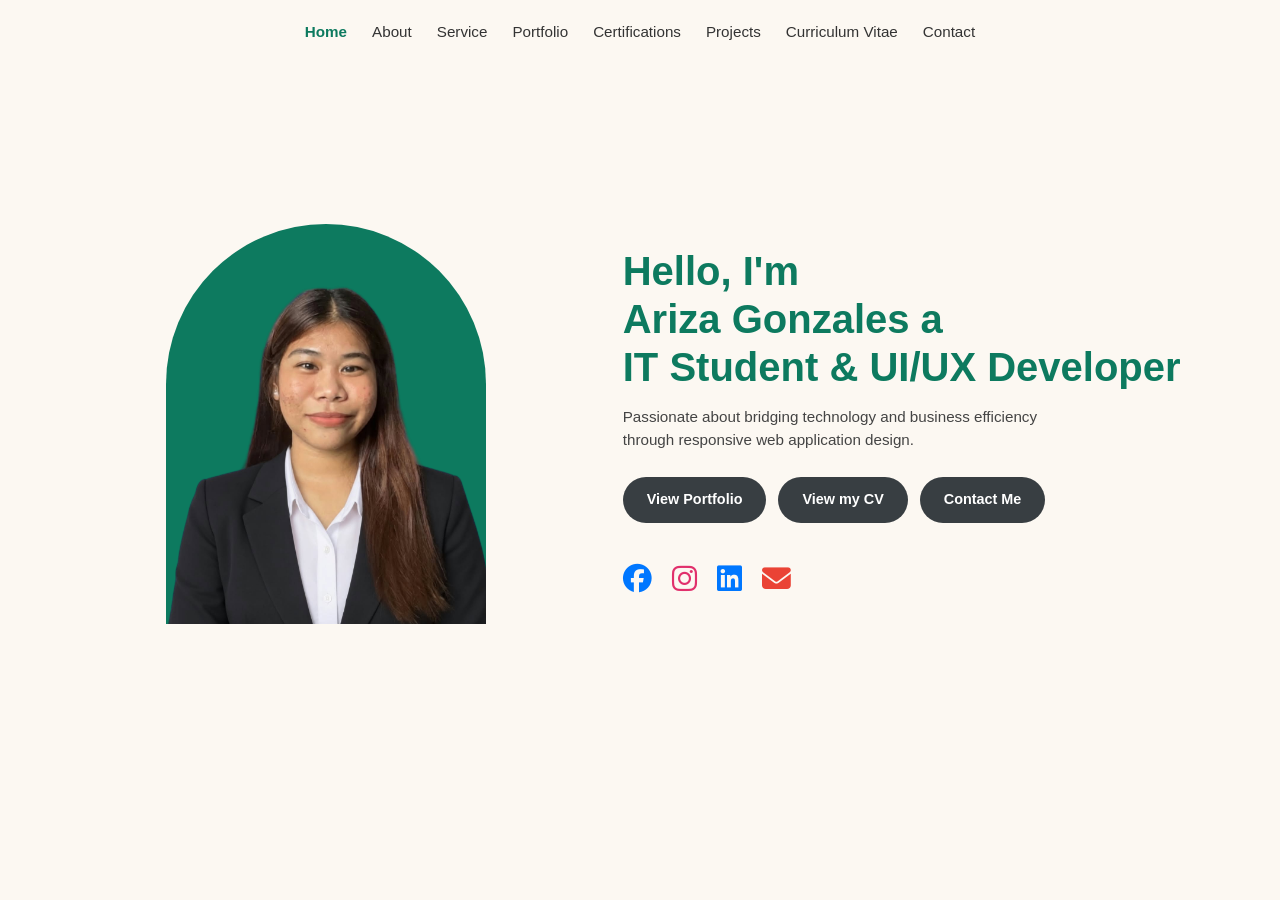
<file: HTML/index.html>
<!DOCTYPE html>
<html lang="en">
<head>
  <meta charset="UTF-8">
  <meta name="viewport" content="width=device-width, initial-scale=1.0">
  <title>Ariza Gonzales | IT Professional Portfolio</title>
  <link rel="stylesheet" href="../CSS/home.css">
  <!-- FontAwesome for Social Icons -->
  <link rel="stylesheet" href="https://cdnjs.cloudflare.com/ajax/libs/font-awesome/6.4.0/css/all.min.css">
</head>
<body>

  <!-- Navigation Bar -->
  <header class="navbar">
    <!-- Mobile Hamburger Menu Button -->
    <button class="menu-toggle" id="menuToggle" aria-label="Toggle navigation">
      ☰
    </button>

    <nav>
      <ul class="nav-links" id="navLinks">
        <li><a href="home.html" class="active">Home</a></li>
        <li><a href="about-me.html">About</a></li>
        <li><a href="service.html">Service</a></li>
        <li><a href="portfolio.html">Portfolio</a></li>
        <li><a href="certifications.html">Certifications</a></li>
        <li><a href="web-dev.html">Projects</a></li>
        <li><a href="cv.html">Curriculum Vitae</a></li>
        <li><a href="contact.html">Contact</a></li>
      </ul>
    </nav>
  </header>

  <!-- Landing Section -->
  <main id="home" class="hero-section">
    <div class="hero-container">
      
      <!-- Left Side: Arch Image Frame -->
      <div class="hero-image-box">
        <div class="arch-frame">
          <img src="images/ariza_pic.png" alt="Ariza Gonzales Profile Photo">
        </div>
      </div>

      <!-- Right Side: Content & Action Buttons -->
      <div class="hero-content">
        <h1>Hello, I'm <br><span class="highlight-name">Ariza Gonzales a</span> <br><span class="highlight-title">IT Student & UI/UX Developer</span></h1>
        <p class="tagline">Passionate about bridging technology and business efficiency through responsive web application design.</p>

        <!-- Call To Action Buttons -->
        <div class="cta-buttons">
          <a href="portfolio.html" class="btn dark-pill-btn">View Portfolio</a>
          <a href="cv.html" class="btn dark-pill-btn">View my CV</a>
          <a href="contact.html" class="btn dark-pill-btn">Contact Me</a>
        </div>

        <!-- Social Icons -->
        <div class="social-icons">
          <a href="#" target="_blank" rel="noopener noreferrer" aria-label="Facebook"><i class="fa-brands fa-facebook"></i></a>
          <a href="#" aria-label="Instagram"><i class="fa-brands fa-instagram"></i></a>
          <a href="#" aria-label="LinkedIn"><i class="fa-brands fa-linkedin"></i></a>
          <a href="#" target="_blank" rel="noopener noreferrer" aria-label="Email"><i class="fa-solid fa-envelope"></i></a>
        </div>
      </div>

    </div>
  </main>

  <script src="../JS/home.js"></script>
</body>
</html>
</file>
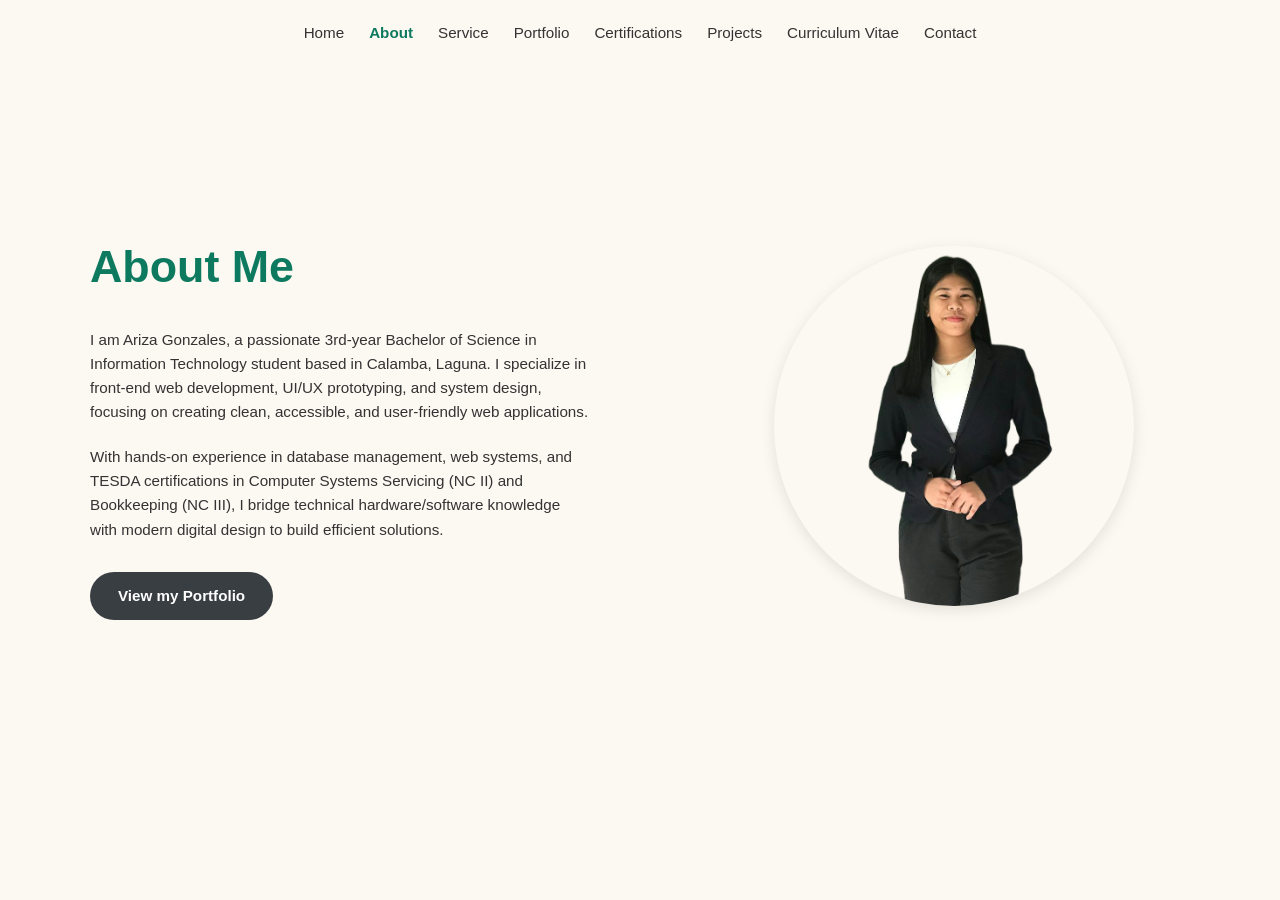
<file: HTML/about-me.html>
<!DOCTYPE html>
<html lang="en">
<head>
  <meta charset="UTF-8">
  <meta name="viewport" content="width=device-width, initial-scale=1.0">
  <title>About Me | Ariza Gonzales</title>
  <link rel="stylesheet" href="/CSS/about-me.css">
</head>
<body>

  <!-- Navigation Bar -->
  <header class="navbar">
    <button class="menu-toggle" id="menuToggle" aria-label="Toggle navigation">
      ☰
    </button>

    <nav>
      <ul class="nav-links" id="navLinks">
        <li><a href="home.html">Home</a></li>
        <li><a href="about-me.html" class="active">About</a></li>
        <li><a href="service.html">Service</a></li>
        <li><a href="portfolio.html">Portfolio</a></li>
        <li><a href="certifications.html">Certifications</a></li>
        <li><a href="web-dev.html">Projects</a></li>
        <li><a href="cv.html">Curriculum Vitae</a></li>
        <li><a href="contact.html">Contact</a></li>
      </ul>
    </nav>
  </header>

  <!-- About Me Section -->
  <main class="about-section">
    <div class="about-container">
      
      <!-- Left Side: Text Details -->
      <div class="about-content">
        <h1 class="about-title">About Me</h1>
        
        <p class="bio-text">
          I am Ariza Gonzales, a passionate 3rd-year Bachelor of Science in Information Technology student based in Calamba, Laguna. I specialize in front-end web development, UI/UX prototyping, and system design, focusing on creating clean, accessible, and user-friendly web applications.
        </p>

        <p class="bio-text">
          With hands-on experience in database management, web systems, and TESDA certifications in Computer Systems Servicing (NC II) and Bookkeeping (NC III), I bridge technical hardware/software knowledge with modern digital design to build efficient solutions.
        </p>

        <!-- Download CV Button -->
        <div class="cta-box">
          <a href="portfolio.html" class="btn dark-pill-btn">View my Portfolio</a>
        </div>
      </div>

      <!-- Right Side: Circular Profile Image -->
      <div class="about-image-box">
        <div class="circle-frame">
          <img src="/HTML/images/ariza_full.png" alt="Ariza Gonzales Photo">
        </div>
      </div>

    </div>
  </main>

  <script src="/JS/about-me.js"></script>
</body>
</html>
</file>
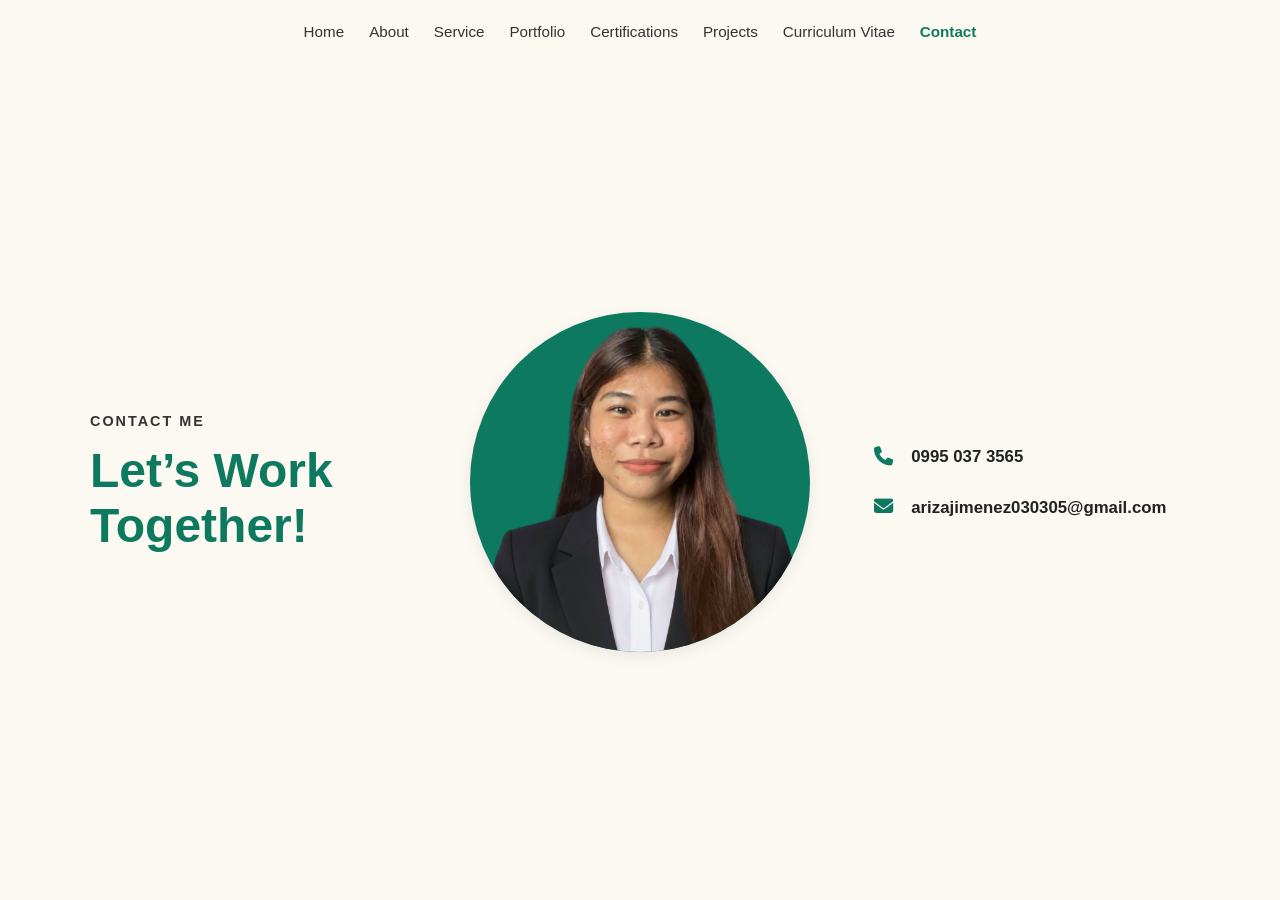
<file: HTML/contact.html>
<!DOCTYPE html>
<html lang="en">
<head>
  <meta charset="UTF-8">
  <meta name="viewport" content="width=device-width, initial-scale=1.0">
  <title>Contact | Ariza Gonzales</title>
  <link rel="stylesheet" href="/CSS/contact.css">
  <!-- FontAwesome for Icons -->
  <link rel="stylesheet" href="https://cdnjs.cloudflare.com/ajax/libs/font-awesome/6.4.0/css/all.min.css">
</head>
<body>

  <!-- Navigation Bar -->
  <header class="navbar">
    <button class="menu-toggle" id="menuToggle" aria-label="Toggle navigation">
      ☰
    </button>

    <nav>
      <ul class="nav-links" id="navLinks">
        <li><a href="home.html">Home</a></li>
        <li><a href="about-me.html">About</a></li>
        <li><a href="service.html">Service</a></li>
        <li><a href="portfolio.html">Portfolio</a></li>
        <li><a href="certifications.html">Certifications</a></li>
        <li><a href="web-dev.html">Projects</a></li>
        <li><a href="cv.html">Curriculum Vitae</a></li>
        <li><a href="contact.html" class="active">Contact</a></li>
      </ul>
    </nav>
  </header>

  <!-- Contact Section Layout -->
  <main class="contact-section">
    <div class="contact-container">
      
      <!-- Left: Heading & Call to Action -->
      <div class="contact-left">
        <span class="contact-tag">CONTACT ME</span>
        <h1>Let’s Work<br>Together!</h1>
      </div>

      <!-- Center: Circular Profile Image with Green Background -->
      <div class="contact-center">
        <div class="profile-circle">
          <img src="/HTML/images/ariza_pic.png" alt="Ariza Gonzales">
        </div>
      </div>

      <!-- Right: Contact Details & Icons -->
      <div class="contact-right">
        <div class="contact-item">
          <i class="fa-solid fa-phone contact-icon"></i>
          <span>0995 037 3565<span>
        </div>
        <div class="contact-item">
          <i class="fa-solid fa-envelope contact-icon"></i>
          <span>arizajimenez030305@gmail.com</span>
        </div>
      </div>

    </div>
  </main>

  <script src="/JS/contact.js"></script>
</body>
</html>
</file>
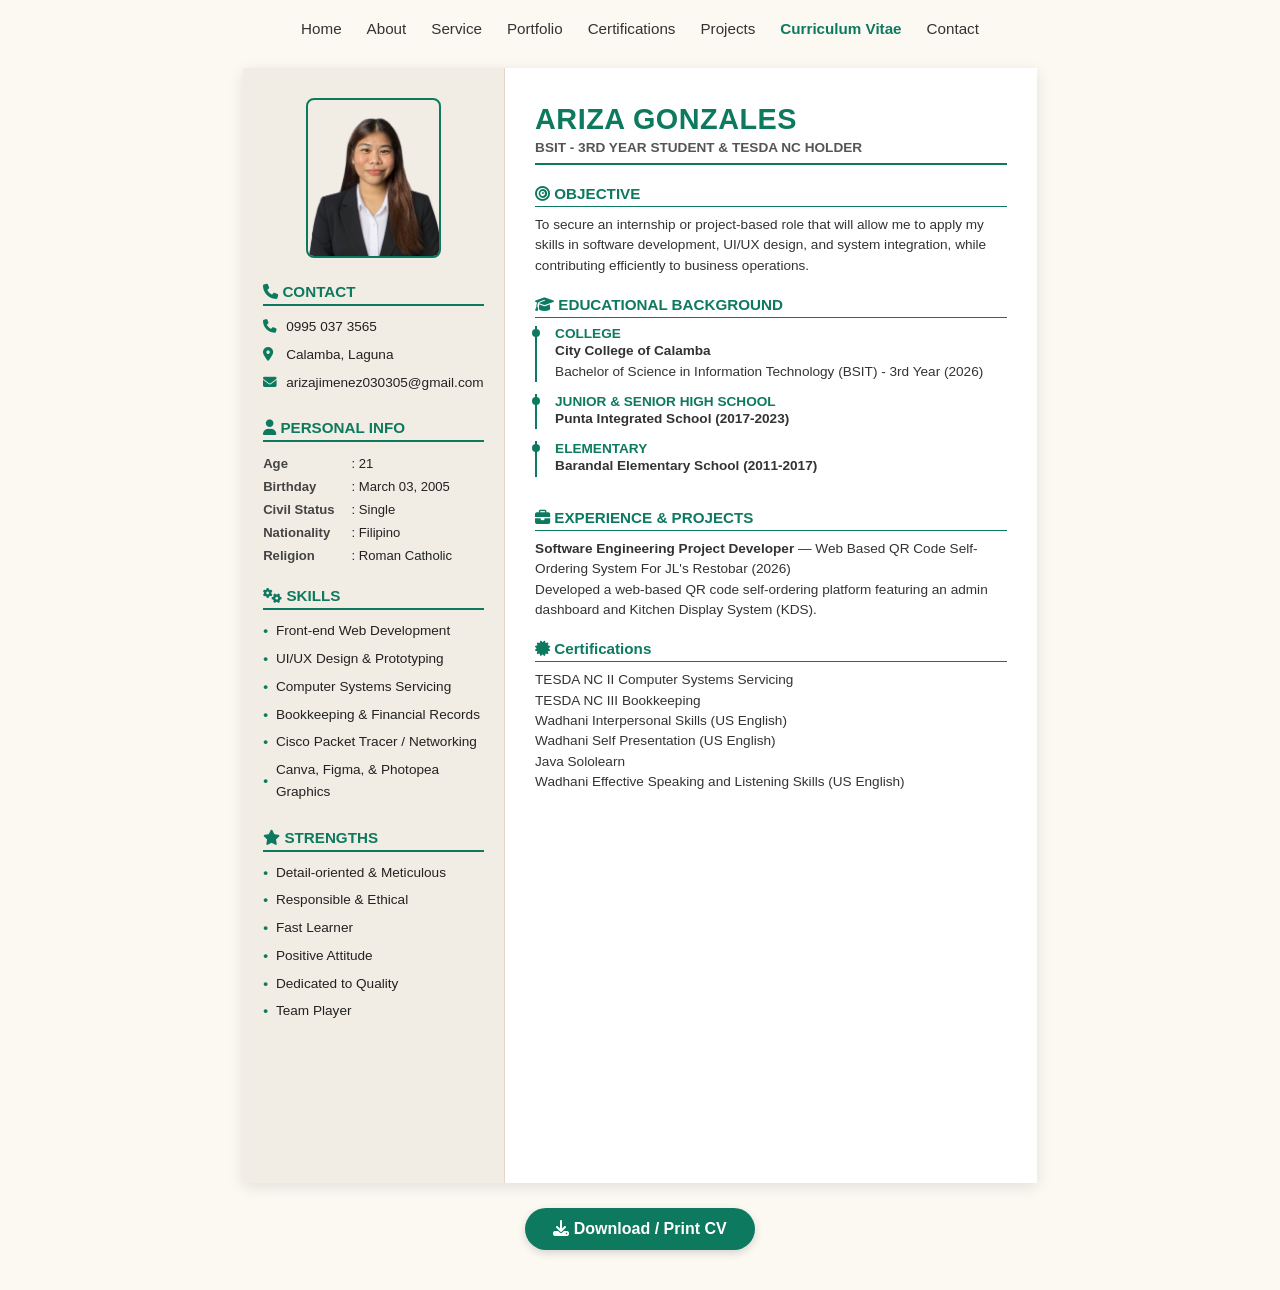
<file: HTML/cv.html>
<!DOCTYPE html>
<html lang="en">
<head>
  <meta charset="UTF-8">
  <meta name="viewport" content="width=device-width, initial-scale=1.0">
  <title>Curriculum Vitae | Ariza Gonzales</title>
  <link rel="stylesheet" href="/CSS/cv.css">
  <!-- FontAwesome for Icons -->
  <link rel="stylesheet" href="https://cdnjs.cloudflare.com/ajax/libs/font-awesome/6.4.0/css/all.min.css">
</head>
<body>

  <!-- Navigation Bar -->
  <header class="navbar">
    <button class="menu-toggle" id="menuToggle" aria-label="Toggle navigation">☰</button>
    <nav>
      <ul class="nav-links" id="navLinks">
        <li><a href="home.html">Home</a></li>
        <li><a href="about-me.html">About</a></li>
        <li><a href="service.html">Service</a></li>
        <li><a href="portfolio.html">Portfolio</a></li>
        <li><a href="certifications.html">Certifications</a></li>
        <li><a href="web-dev.html">Projects</a></li>
        <li><a href="cv.html" class="active">Curriculum Vitae</a></li>
        <li><a href="contact.html">Contact</a></li>
      </ul>
    </nav>
  </header>

  <!-- CV Wrapper Layout -->
  <div class="cv-page">
    
    <!-- Left Sidebar -->
    <aside class="cv-sidebar">
      <div class="cv-photo-container">
        <img src="/HTML/images/ariza_pic.png" alt="Ariza Gonzales" class="cv-photo">
      </div>

      <!-- Contact Section -->
      <section class="cv-section">
        <h3><i class="fa-solid fa-phone"></i> CONTACT</h3>
        <ul class="cv-list">
          <li><i class="fa-solid fa-phone"></i> 0995 037 3565</li>
          <li><i class="fa-solid fa-location-dot"></i> Calamba, Laguna</li>
          <li><i class="fa-solid fa-envelope"></i> arizajimenez030305@gmail.com</li>
        </ul>
      </section>

      <!-- Personal Information -->
      <section class="cv-section">
        <h3><i class="fa-solid fa-user"></i> PERSONAL INFO</h3>
        <table class="cv-info-table">
          <tr><td>Age</td><td>: 21</td></tr>
          <tr><td>Birthday</td><td>: March 03, 2005</td></tr>
          <tr><td>Civil Status</td><td>: Single</td></tr>
          <tr><td>Nationality</td><td>: Filipino</td></tr>
          <tr><td>Religion</td><td>: Roman Catholic</td></tr>
        </table>
      </section>

      <!-- Skills -->
      <section class="cv-section">
        <h3><i class="fa-solid fa-gears"></i> SKILLS</h3>
        <ul class="cv-bullet-list">
          <li>Front-end Web Development</li>
          <li>UI/UX Design & Prototyping</li>
          <li>Computer Systems Servicing</li>
          <li>Bookkeeping & Financial Records</li>
          <li>Cisco Packet Tracer / Networking</li>
          <li>Canva, Figma, & Photopea Graphics</li>
        </ul>
      </section>

      <!-- Strengths -->
      <section class="cv-section">
        <h3><i class="fa-solid fa-star"></i> STRENGTHS</h3>
        <ul class="cv-bullet-list">
          <li>Detail-oriented & Meticulous</li>
          <li>Responsible & Ethical</li>
          <li>Fast Learner</li>
          <li>Positive Attitude</li>
          <li>Dedicated to Quality</li>
          <li>Team Player</li>
        </ul>
      </section>
    </aside>

    <!-- Right Main Content -->
    <main class="cv-main">
      
      <!-- Header / Name -->
      <header class="cv-header">
        <h1>ARIZA GONZALES</h1>
        <h2>BSIT - 3RD YEAR STUDENT & TESDA NC HOLDER</h2>
        <div class="cv-header-line"></div>
      </header>

      <!-- Objective -->
      <section class="cv-main-section">
        <h3><i class="fa-solid fa-bullseye"></i> OBJECTIVE</h3>
        <p>To secure an internship or project-based role that will allow me to apply my skills in software development, UI/UX design, and system integration, while contributing efficiently to business operations.</p>
      </section>

      <!-- Educational Background -->
      <section class="cv-main-section">
        <h3><i class="fa-solid fa-graduation-cap"></i> EDUCATIONAL BACKGROUND</h3>
        
        <div class="cv-timeline-item">
          <div class="timeline-dot"></div>
          <div class="timeline-content">
            <h4>COLLEGE</h4>
            <p><strong>City College of Calamba</strong></p>
            <p>Bachelor of Science in Information Technology (BSIT) - 3rd Year (2026)</p>
          </div>
        </div>

        <div class="cv-timeline-item">
          <div class="timeline-dot"></div>
          <div class="timeline-content">
            <h4>JUNIOR & SENIOR HIGH SCHOOL</h4>
            <p><strong>Punta Integrated School (2017-2023)</strong></p>
          </div>
        </div>


        <div class="cv-timeline-item">
          <div class="timeline-dot"></div>
          <div class="timeline-content">
            <h4>ELEMENTARY</h4>
            <p><strong>Barandal Elementary School (2011-2017)</strong></p>
          </div>
        </div>
      </section>

      <!-- Experience / Projects -->
      <section class="cv-main-section">
        <h3><i class="fa-solid fa-briefcase"></i> EXPERIENCE & PROJECTS</h3>
        <p><strong>Software Engineering Project Developer</strong> — Web Based QR Code Self-Ordering System For JL's Restobar (2026)</p>
        <p>Developed a web-based QR code self-ordering platform featuring an admin dashboard and Kitchen Display System (KDS).</p>
      </section>

      <!-- Character References -->
      <section class="cv-main-section">
        <h3><i class="fa-solid fa-certificate"></i> Certifications</h3>
        <p>TESDA NC II Computer Systems Servicing</p>
        <p>TESDA NC III Bookkeeping</p>
        <p>Wadhani Interpersonal Skills (US English)</p>
        <p>Wadhani Self Presentation (US English)</p>
        <p>Java Sololearn</p>
        <p>Wadhani Effective Speaking and Listening Skills (US English)</p>
      </section>

    </main>

  </div>

  <!-- Download Button -->
  <div class="no-print download-container">
    <button id="downloadBtn" class="download-btn">
      <i class="fa-solid fa-download"></i> Download / Print CV
    </button>
  </div>

  <script src="/JS/cv.js"></script>
</body>
</html>
</file>
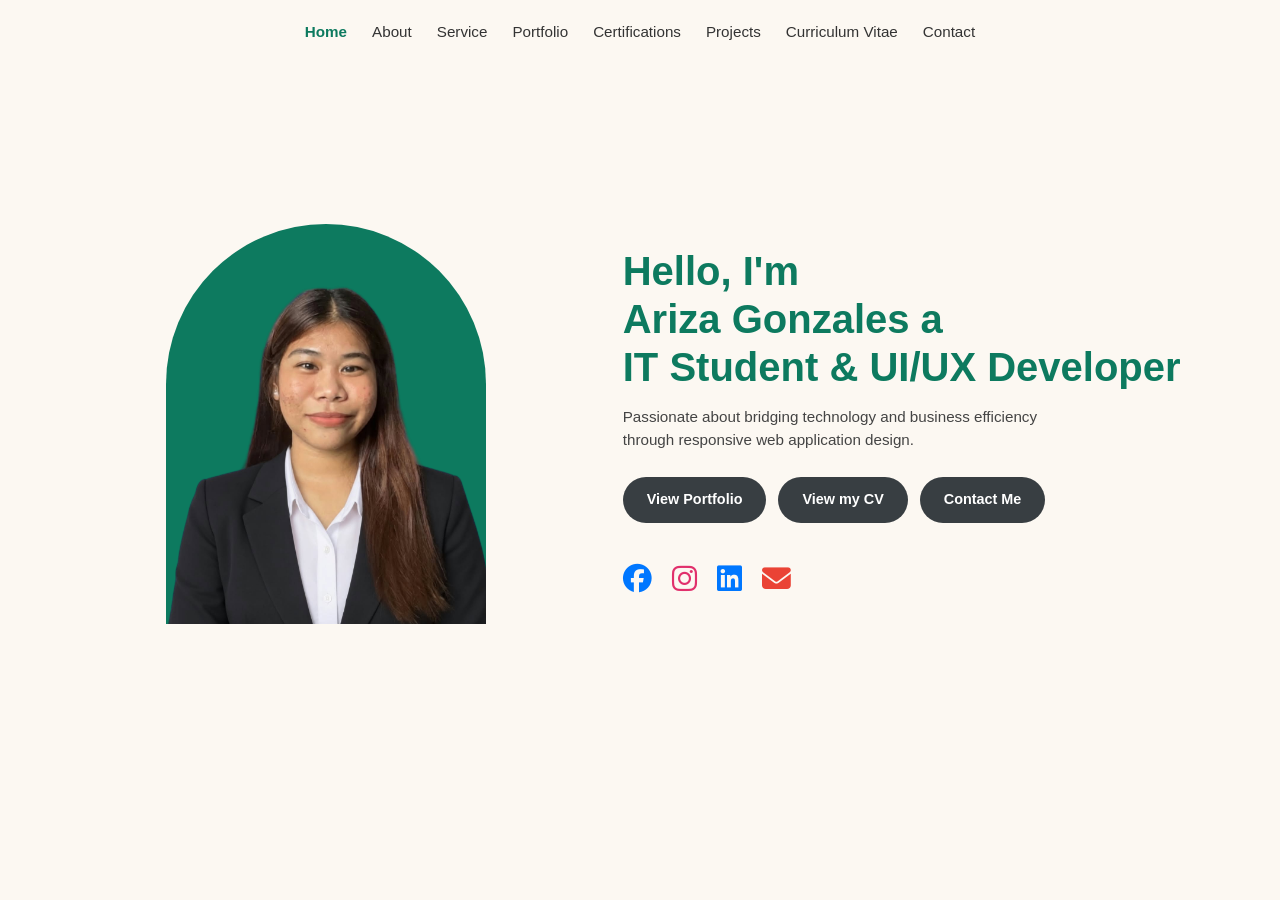
<file: HTML/home.html>
<!DOCTYPE html>
<html lang="en">
<head>
  <meta charset="UTF-8">
  <meta name="viewport" content="width=device-width, initial-scale=1.0">
  <title>Ariza Gonzales | IT Professional Portfolio</title>
  <link rel="stylesheet" href="/CSS/home.css">
  <!-- FontAwesome for Social Icons -->
  <link rel="stylesheet" href="https://cdnjs.cloudflare.com/ajax/libs/font-awesome/6.4.0/css/all.min.css">
</head>
<body>

  <!-- Navigation Bar -->
  <header class="navbar">
    <!-- Mobile Hamburger Menu Button -->
    <button class="menu-toggle" id="menuToggle" aria-label="Toggle navigation">
      ☰
    </button>

    <nav>
      <ul class="nav-links" id="navLinks">
        <li><a href="home.html" class="active">Home</a></li>
        <li><a href="about-me.html">About</a></li>
        <li><a href="service.html">Service</a></li>
        <li><a href="portfolio.html">Portfolio</a></li>
        <li><a href="certifications.html">Certifications</a></li>
        <li><a href="web-dev.html">Projects</a></li>
        <li><a href="cv.html">Curriculum Vitae</a></li>
        <li><a href="contact.html">Contact</a></li>
      </ul>
    </nav>
  </header>

  <!-- Landing Section -->
  <main id="home" class="hero-section">
    <div class="hero-container">
      
      <!-- Left Side: Arch Image Frame -->
      <div class="hero-image-box">
        <div class="arch-frame">
          <img src="/HTML/images/ariza_pic.png" alt="Ariza Gonzales Profile Photo">
        </div>
      </div>

      <!-- Right Side: Content & Action Buttons -->
      <div class="hero-content">
        <h1>Hello, I'm <br><span class="highlight-name">Ariza Gonzales a</span> <br><span class="highlight-title">IT Student & UI/UX Developer</span></h1>
        <p class="tagline">Passionate about bridging technology and business efficiency through responsive web application design.</p>

        <!-- Call To Action Buttons -->
        <div class="cta-buttons">
          <a href="portfolio.html" class="btn dark-pill-btn">View Portfolio</a>
          <a href="cv.html" class="btn dark-pill-btn">View my CV</a>
          <a href="contact.html" class="btn dark-pill-btn">Contact Me</a>
        </div>

        <!-- Social Icons -->
        <div class="social-icons">
          <a href="#" target="_blank" rel="noopener noreferrer" aria-label="Facebook"><i class="fa-brands fa-facebook"></i></a>
          <a href="#" aria-label="Instagram"><i class="fa-brands fa-instagram"></i></a>
          <a href="#" aria-label="LinkedIn"><i class="fa-brands fa-linkedin"></i></a>
          <a href="#" target="_blank" rel="noopener noreferrer" aria-label="Email"><i class="fa-solid fa-envelope"></i></a>
        </div>
      </div>

    </div>
  </main>

  <script src="/JS/home.js"></script>
</body>
</html>
</file>
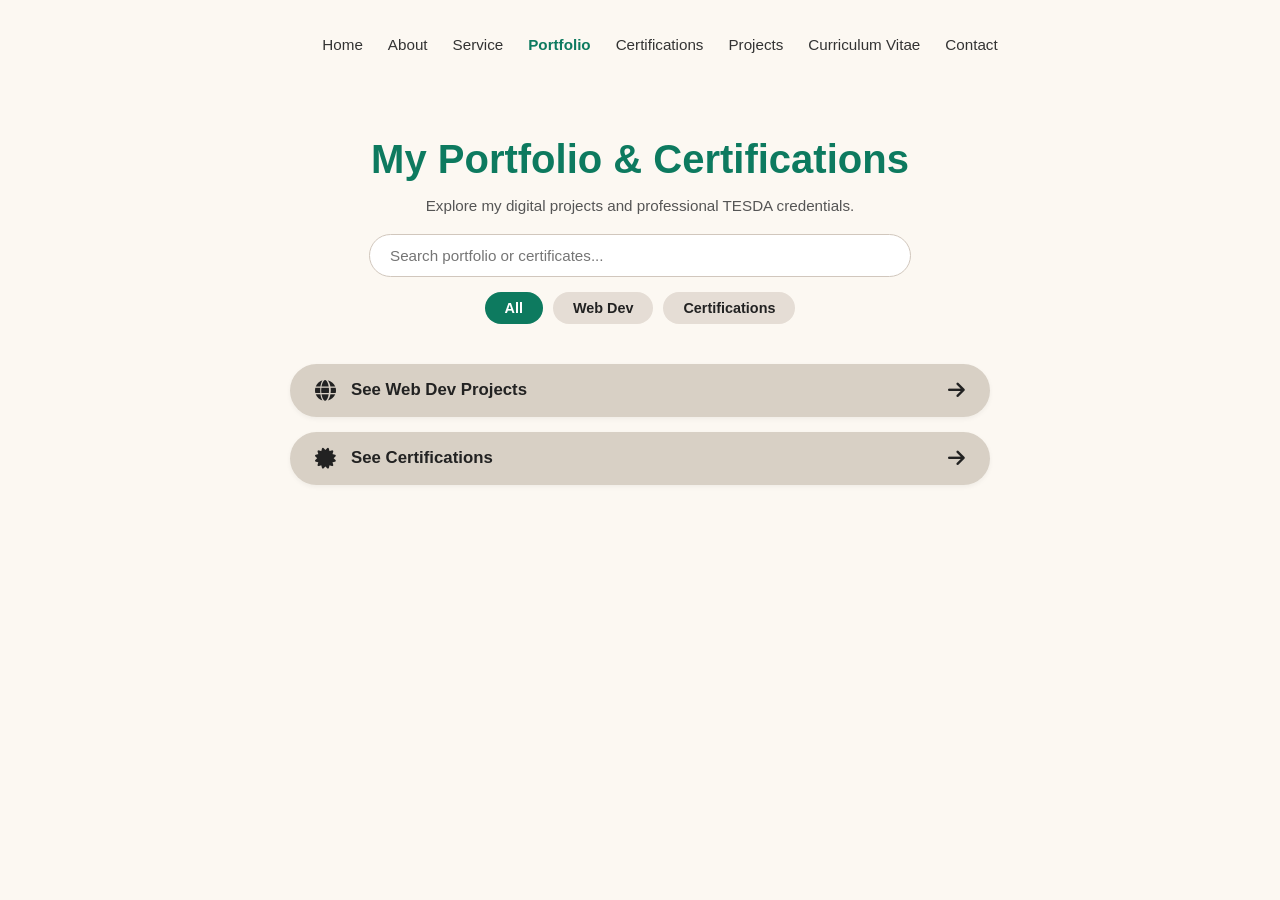
<file: HTML/portfolio.html>
<!DOCTYPE html>
<html lang="en">
<head>
  <meta charset="UTF-8">
  <meta name="viewport" content="width=device-width, initial-scale=1.0">
  <title>Portfolio & Projects | Ariza Gonzales</title>
  <link rel="stylesheet" href="/CSS/portfolio.css">
  <!-- FontAwesome for Icons -->
  <link rel="stylesheet" href="https://cdnjs.cloudflare.com/ajax/libs/font-awesome/6.4.0/css/all.min.css">
</head>
<body>

  <!-- Navigation Bar -->
  <header class="navbar">
    <button class="menu-toggle" id="menuToggle" aria-label="Toggle navigation">
      ☰
    </button>

    <nav>
      <ul class="nav-links" id="navLinks">
        <li><a href="home.html">Home</a></li>
        <li><a href="about-me.html">About</a></li>
        <li><a href="service.html">Service</a></li>
        <li><a href="portfolio.html" class="active">Portfolio</a></li>
        <li><a href="certifications.html">Certifications</a></li>
        <li><a href="web-dev.html">Projects</a></li>
        <li><a href="cv.html">Curriculum Vitae</a></li>
        <li><a href="contact.html">Contact</a></li>
      </ul>
    </nav>
  </header>

  <!-- Portfolio Section -->
  <main class="portfolio-section">
    <div class="portfolio-container">
      
      <!-- Header & Search Bar Area -->
      <div class="portfolio-header">
        <h1>My Portfolio & Certifications</h1>
        <p class="subtitle">Explore my digital projects and professional TESDA credentials.</p>
        
        <div class="filter-controls">
  <input 
    type="text" 
    id="searchInput" 
    placeholder="Search portfolio or certificates..." 
    aria-label="Search portfolio"
  >
  <div class="category-buttons" id="categoryButtons">
    <button class="filter-btn active" data-category="All">All</button>
    <button class="filter-btn" data-category="Web Development">Web Dev</button>
    <button class="filter-btn" data-category="Certifications">Certifications</button>
  </div>
</div>

      <!-- Project Cards Grid (Rendered dynamically via JavaScript) -->
      <div class="projects-grid" id="projectsGrid">
        <!-- Project cards will be injected here -->
      </div>

      <!-- Dynamic Banner Buttons Container -->
      <div class="banner-links-container" id="bannerLinksContainer">
      </div>

    </div>
  </main>

  <script src="/JS/portfolio.js"></script>
</body>
</html>
</file>
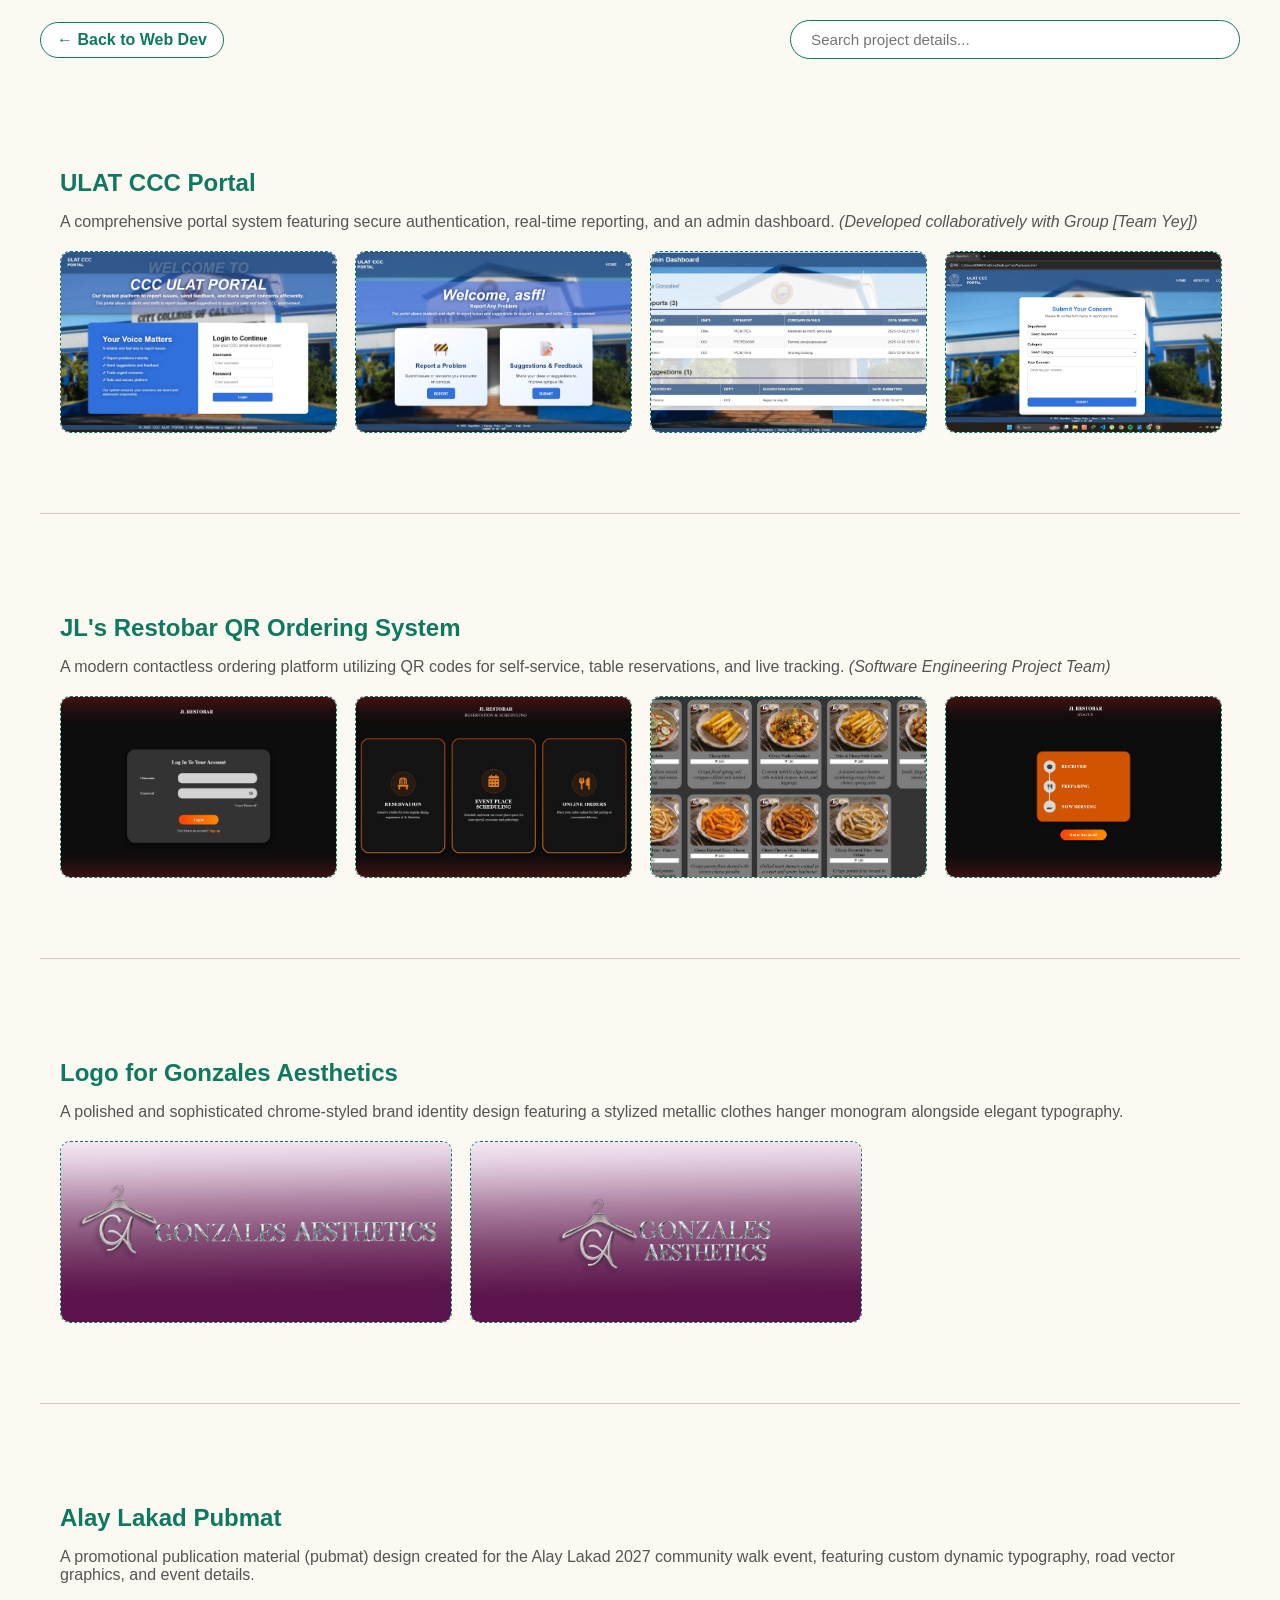
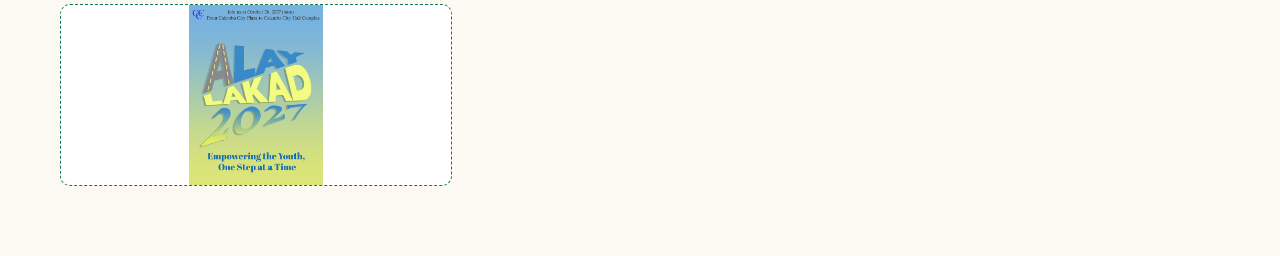
<file: HTML/proj-details.html>
<!DOCTYPE html>
<html lang="en">
<head>
  <meta charset="UTF-8">
  <meta name="viewport" content="width=device-width, initial-scale=1.0">
  <title>Project Details & Screenshots | Ariza Gonzales</title>
  <link rel="stylesheet" href="/CSS/proj-details.css">
</head>
<body>

  <header class="navbar">
    <nav class="nav-container">
      <a href="web-dev.html" class="back-btn">← Back to Web Dev</a>
      
      <!-- Search Bar Control -->
      <div class="search-controls">
        <input type="text" id="detailsSearchInput" placeholder="Search project details..." aria-label="Search projects">
      </div>
    </nav>
  </header>

  <main class="details-container">
    
    <!-- 1. ULAT CCC Portal (4 Boxes) -->
    <section id="ulat-section" class="project-block">
      <h2>ULAT CCC Portal</h2>
      <p>A comprehensive portal system featuring secure authentication, real-time reporting, and an admin dashboard. <em>(Developed collaboratively with Group [Team Yey])</em></p>
      <div class="screenshots-grid-4">
        <img src="/HTML/images/ulat-login.gif" alt="Screenshot 1">
        <img src="/HTML/images/report.gif" alt="Screenshot 2">
        <img src="/HTML/images/admin.webp" alt="Screenshot 3">
        <img src="/HTML/images/concern.webp" alt="Screenshot 4">
      </div>
    </section>

    <hr class="divider" id="divider-1">

    <!-- 2. JL's Restobar (4 Boxes) -->
    <section id="jls-section" class="project-block">
      <h2>JL's Restobar QR Ordering System</h2>
      <p>A modern contactless ordering platform utilizing QR codes for self-service, table reservations, and live tracking. <em>(Software Engineering Project Team)</em></p>
      <div class="screenshots-grid-4">
        <img src="/HTML/images/JL-login.jfif" alt="Screenshot 1">
        <img src="/HTML/images/JL-online.jfif" alt="Screenshot 2">
        <img src="/HTML/images/JL-menu.jfif" alt="Screenshot 3">
        <img src="/HTML/images/JL-track.jfif" alt="Screenshot 4">
      </div>
    </section>

    <hr class="divider" id="divider-2">

    <!-- 3. Logo for Gonzales Aesthetics (2 Boxes) -->
    <section id="portfolio-section" class="project-block">
      <h2>Logo for Gonzales Aesthetics</h2>
      <p>A polished and sophisticated chrome-styled brand identity design featuring a stylized metallic clothes hanger monogram alongside elegant typography.</p>
      <div class="screenshots-grid-2">
        <img src="/HTML/images/logo-horizontal.png" alt="Screenshot 1">
        <img src="/HTML/images/logo-stacked.png" alt="Screenshot 2">
      </div>      
    </section>

    <hr class="divider" id="divider-3">

    <!-- 4. Alay Lakad Pubmat (Box Layout) -->
    <section id="alay-lakad-section" class="project-block">
      <h2>Alay Lakad Pubmat</h2>
      <p>A promotional publication material (pubmat) design created for the Alay Lakad 2027 community walk event, featuring custom dynamic typography, road vector graphics, and event details.</p>
      <div class="screenshots-grid-2">
        <img src="/HTML/images/alay-lakad.png" alt="Alay Lakad Pubmat" style="object-fit: contain; width: 100%;">
      </div>
    </section>

    <!-- No Results Message -->
    <div id="noResults" class="no-results" style="display: none;">
      No project details found matching your search.
    </div>

  </main>

  <script src="/JS/proj-details.js"></script>
</body>
</html>
</file>
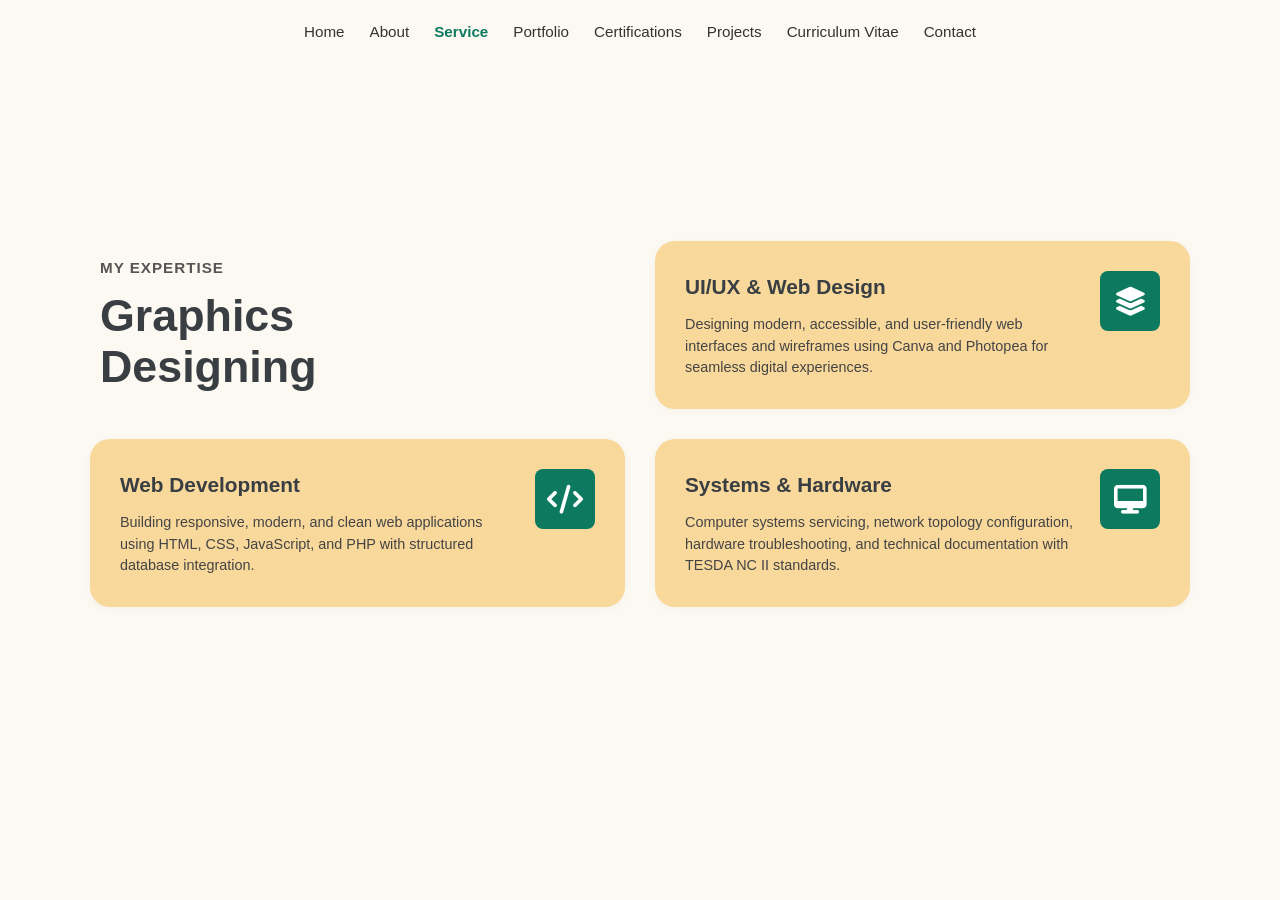
<file: HTML/service.html>
<!DOCTYPE html>
<html lang="en">
<head>
  <meta charset="UTF-8">
  <meta name="viewport" content="width=device-width, initial-scale=1.0">
  <title>Services & Expertise | Ariza Gonzales</title>
  <link rel="stylesheet" href="/CSS/service.css">
  <!-- FontAwesome for Icons -->
  <link rel="stylesheet" href="https://cdnjs.cloudflare.com/ajax/libs/font-awesome/6.4.0/css/all.min.css">
</head>
<body>

  <!-- Navigation Bar -->
  <header class="navbar">
    <button class="menu-toggle" id="menuToggle" aria-label="Toggle navigation">
      ☰
    </button>

    <nav>
      <ul class="nav-links" id="navLinks">
        <li><a href="home.html">Home</a></li>
        <li><a href="about-me.html">About</a></li>
        <li><a href="service.html" class="active">Service</a></li>
        <li><a href="portfolio.html">Portfolio</a></li>
        <li><a href="certifications.html">Certifications</a></li>
        <li><a href="web-dev.html">Projects</a></li>
        <li><a href="cv.html">Curriculum Vitae</a></li>
        <li><a href="contact.html">Contact</a></li>
      </ul>
    </nav>
  </header>

  <!-- Service / Skills Section -->
  <main class="service-section">
    <div class="service-container">
      
      <!-- Top Left: Heading Area -->
      <div class="service-header">
        <p class="sub-heading">MY EXPERTISE</p>
        <h1 class="main-heading">Graphics <br>Designing</h1>
      </div>

      <!-- Top Right: Service Card 1 -->
      <div class="service-card">
        <div class="card-content">
          <h2>UI/UX & Web Design</h2>
          <p>Designing modern, accessible, and user-friendly web interfaces and wireframes using Canva and Photopea for seamless digital experiences.</p>
        </div>
        <div class="icon-box">
          <i class="fa-solid fa-layer-group"></i>
        </div>
      </div>

      <!-- Bottom Left: Service Card 2 -->
      <div class="service-card">
        <div class="card-content">
          <h2>Web Development</h2>
          <p>Building responsive, modern, and clean web applications using HTML, CSS, JavaScript, and PHP with structured database integration.</p>
        </div>
        <div class="icon-box">
          <i class="fa-solid fa-code"></i>
        </div>
      </div>

      <!-- Bottom Right: Service Card 3 -->
      <div class="service-card">
        <div class="card-content">
          <h2>Systems & Hardware</h2>
          <p>Computer systems servicing, network topology configuration, hardware troubleshooting, and technical documentation with TESDA NC II standards.</p>
        </div>
        <div class="icon-box">
          <i class="fa-solid fa-desktop"></i>
        </div>
      </div>

    </div>
  </main>

  <script src="/JS/service.js"></script>
</body>
</html>
</file>
<file: CSS/home.css>
/* Basic Global Styles */
* {
  box-sizing: border-box;
  margin: 0;
  padding: 0;
  font-family: Arial, sans-serif;
}

body {
  background-color: #fcf8f2; /* Cream Background */
  color: #222222;
  line-height: 1.5;
}

/* Navbar Layout */
.navbar {
  display: flex;
  justify-content: center;
  align-items: center;
  padding: 20px 20px;
}

.nav-links {
  display: flex;
  list-style: none;
  gap: 25px;
}

.nav-links a {
  text-decoration: none;
  color: #333333;
  font-size: 0.95rem;
}

.nav-links a.active, .nav-links a:hover {
  color: #0d7a5f;
  font-weight: bold;
}

.menu-toggle {
  display: none;
  background: none;
  border: none;
  font-size: 1.5rem;
  cursor: pointer;
}

/* Hero Section Layout */
.hero-section {
  display: flex;
  justify-content: center;
  align-items: center;
  padding: 40px 5%;
  min-height: 80vh;
}

.hero-container {
  display: flex;
  align-items: center;
  justify-content: space-between;
  max-width: 1100px;
  width: 100%;
  gap: 60px;
}

/* Arch Photo Frame */
.hero-image-box {
  flex: 1;
  display: flex;
  justify-content: center;
}

.arch-frame {
  width: 320px;
  height: 400px;
  background-color: #0d7a5f; /* Green Background */
  border-top-left-radius: 180px;
  border-top-right-radius: 180px;
  overflow: hidden;
  display: flex;
  align-items: flex-end;
  justify-content: center;
}

.arch-frame img {
  width: 100%;
  height: 95%;
  object-fit: cover;
}

/* Hero Text Content */
.hero-content {
  flex: 1.2;
}

.hero-content h1 {
  font-size: 2.5rem;
  color: #0d7a5f; /* Green Text */
  line-height: 1.2;
  font-weight: bold;
  margin-bottom: 15px;
}

.tagline {
  font-size: 0.95rem;
  color: #444444;
  margin-bottom: 25px;
  max-width: 450px;
}

/* Dark Pill Buttons */
.cta-buttons {
  display: flex;
  gap: 12px;
  flex-wrap: wrap;
  margin-bottom: 35px;
}

.dark-pill-btn {
  background-color: #383e42; /* Dark Gray Pill */
  color: #ffffff;
  padding: 12px 24px;
  text-decoration: none;
  border-radius: 30px;
  font-size: 0.9rem;
  font-weight: bold;
  transition: background 0.2s;
}

.dark-pill-btn:hover {
  background-color: #212529;
}

/* Social Media Icons */
.social-icons {
  display: flex;
  gap: 20px;
}

.social-icons a {
  font-size: 1.8rem;
  color: #0077ff; /* Default blue for FB/LinkedIn */
  text-decoration: none;
}

.social-icons a:nth-child(2) {
  color: #e1306c; /* Instagram Pink */
}

.social-icons a:nth-child(4) {
  color: #ea4335; /* Email Red/Orange */
}

/* Responsive Design for Tablets and Mobile Screens */
@media (max-width: 768px) {
  .menu-toggle {
    display: block;
    position: absolute;
    left: 20px;
    top: 20px;
  }

  .navbar {
    justify-content: flex-end;
  }

  .nav-links {
    display: none;
    flex-direction: column;
    position: absolute;
    top: 60px;
    left: 0;
    right: 0;
    background-color: #fcf8f2;
    border-bottom: 1px solid #ddd;
    padding: 20px;
    text-align: center;
    box-shadow: 0 4px 6px rgba(0,0,0,0.05);
  }

  .nav-links.show {
    display: flex;
  }

  .hero-container {
    flex-direction: column;
    text-align: center;
    gap: 30px;
  }

  .hero-content {
    display: flex;
    flex-direction: column;
    align-items: center;
  }

  .arch-frame {
    width: 260px;
    height: 330px;
  }

  .cta-buttons {
    justify-content: center;
  }

  .social-icons {
    justify-content: center;
  }
}
</file>
<file: CSS/about-me.css>
/* Basic Reset & Global Styles */
* {
  box-sizing: border-box;
  margin: 0;
  padding: 0;
  font-family: Arial, sans-serif;
}

/* Plain Cream Background (kapareho ng Home page) */
body {
  background-color: #fcf8f2; 
  color: #222222;
  line-height: 1.6;
}

/* Navbar Layout */
.navbar {
  display: flex;
  justify-content: center;
  align-items: center;
  padding: 20px 20px;
}

.nav-links {
  display: flex;
  list-style: none;
  gap: 25px;
}

.nav-links a {
  text-decoration: none;
  color: #333333;
  font-size: 0.95rem;
}

.nav-links a.active, .nav-links a:hover {
  color: #0d7a5f;
  font-weight: bold;
}

.menu-toggle {
  display: none;
  background: none;
  border: none;
  font-size: 1.5rem;
  cursor: pointer;
}

/* About Section Layout */
.about-section {
  display: flex;
  justify-content: center;
  align-items: center;
  padding: 50px 5%;
  min-height: 80vh;
}

.about-container {
  display: flex;
  align-items: center;
  justify-content: space-between;
  max-width: 1100px;
  width: 100%;
  gap: 60px;
}

/* Left Content Styles */
.about-content {
  flex: 1.2;
}

.about-title {
  font-size: 2.8rem;
  color: #0d7a5f; /* Green Heading */
  font-weight: bold;
  margin-bottom: 25px;
}

.bio-text {
  font-size: 0.95rem;
  color: #333333;
  margin-bottom: 20px;
  max-width: 500px;
}

/* Dark Pill Button */
.cta-box {
  margin-top: 30px;
}

.dark-pill-btn {
  display: inline-block;
  background-color: #383e42; /* Dark Gray Pill */
  color: #ffffff;
  padding: 12px 28px;
  text-decoration: none;
  border-radius: 30px;
  font-size: 0.95rem;
  font-weight: bold;
  transition: background 0.2s;
}

.dark-pill-btn:hover {
  background-color: #212529;
}

/* Right Side: Circular Photo Frame */
.about-image-box {
  flex: 1;
  display: flex;
  justify-content: center;
}

.circle-frame {
  width: 360px;
  height: 360px;
  border-radius: 50%;
  overflow: hidden;
  box-shadow: 0 4px 15px rgba(0,0,0,0.1);
}

.circle-frame img {
  width: 100%;
  height: 100%;
  object-fit: cover;
}

/* Responsive Styles for Mobile & Tablets */
@media (max-width: 768px) {
  .menu-toggle {
    display: block;
    position: absolute;
    left: 20px;
    top: 20px;
  }

  .navbar {
    justify-content: flex-end;
  }

  .nav-links {
    display: none;
    flex-direction: column;
    position: absolute;
    top: 60px;
    left: 0;
    right: 0;
    background-color: #fcf8f2;
    border-bottom: 1px solid #ddd;
    padding: 20px;
    text-align: center;
  }

  .nav-links.show {
    display: flex;
  }

  .about-container {
    flex-direction: column-reverse;
    text-align: center;
    gap: 35px;
  }

  .about-content {
    display: flex;
    flex-direction: column;
    align-items: center;
  }

  .circle-frame {
    width: 260px;
    height: 260px;
  }
}
</file>
<file: CSS/contact.css>
/* Basic Reset & Global Styles */
* {
  box-sizing: border-box;
  margin: 0;
  padding: 0;
  font-family: Arial, sans-serif;
}

body {
  background-color: #fcf8f2; /* Consistent cream background */
  color: #222222;
  line-height: 1.5;
  min-height: 100vh;
  display: flex;
  flex-direction: column;
}

/* Navbar Layout */
.navbar {
  display: flex;
  justify-content: center;
  align-items: center;
  padding: 20px 20px;
}

.nav-links {
  display: flex;
  list-style: none;
  gap: 25px;
}

.nav-links a {
  text-decoration: none;
  color: #333333;
  font-size: 0.95rem;
}

.nav-links a.active, .nav-links a:hover {
  color: #0d7a5f;
  font-weight: bold;
}

.menu-toggle {
  display: none;
  background: none;
  border: none;
  font-size: 1.5rem;
  cursor: pointer;
}

/* Contact Main Section */
.contact-section {
  flex: 1;
  display: flex;
  justify-content: center;
  align-items: center;
  padding: 20px 5%;
}

.contact-container {
  display: grid;
  grid-template-columns: 1fr 1.2fr 1fr;
  align-items: center;
  max-width: 1100px;
  width: 100%;
  gap: 40px;
}

/* Left Content */
.contact-left {
  text-align: left;
}

.contact-tag {
  display: block;
  font-size: 0.9rem;
  font-weight: bold;
  letter-spacing: 2px;
  color: #333333;
  margin-bottom: 10px;
}

.contact-left h1 {
  font-size: 3rem;
  color: #0d7a5f;
  font-weight: bold;
  line-height: 1.15;
}

/* Center Profile Image with Green Background */
.contact-center {
  display: flex;
  justify-content: center;
}

.profile-circle {
  width: 340px;
  height: 340px;
  background-color: #0d7a5f; /* Berdeng background sa loob ng bilog */
  border-radius: 50%;
  overflow: hidden;
  display: flex;
  justify-content: center;
  align-items: flex-end; /* Para sumakto ang posisyon ng litrato sa ilalim */
  box-shadow: 0 4px 15px rgba(0, 0, 0, 0.08);
}

.profile-circle img {
  width: 100%;
  height: 100%;
  object-fit: cover;
}

/* Right Contact Details */
.contact-right {
  display: flex;
  flex-direction: column;
  gap: 25px;
}

.contact-item {
  display: flex;
  align-items: center;
  gap: 15px;
  font-size: 1.05rem;
  font-weight: bold;
  color: #222222;
}

.contact-icon {
  font-size: 1.2rem;
  color: #0d7a5f;
  width: 25px;
  text-align: center;
}

/* Responsive Adjustments para sa Tablets at Mobile */
@media (max-width: 992px) {
  .contact-container {
    grid-template-columns: 1fr;
    text-align: center;
    gap: 30px;
  }

  .contact-left {
    text-align: center;
  }

  .contact-left h1 {
    font-size: 2.5rem;
  }

  .contact-right {
    align-items: center;
  }

  .profile-circle {
    width: 280px;
    height: 280px;
  }
}

@media (max-width: 576px) {
  .menu-toggle {
    display: block;
    position: absolute;
    left: 20px;
    top: 25px;
  }

  .navbar {
    justify-content: flex-end;
  }

  .nav-links {
    display: none;
    flex-direction: column;
    position: absolute;
    top: 70px;
    left: 0;
    right: 0;
    background-color: #fcf8f2;
    border-bottom: 1px solid #ddd;
    padding: 20px;
    text-align: center;
    z-index: 100;
  }

  .nav-links.show {
    display: flex;
  }

  .profile-circle {
    width: 240px;
    height: 240px;
  }
}
</file>
<file: CSS/cv.css>
/* Global Reset & Colors */
* {
  box-sizing: border-box;
  margin: 0;
  padding: 0;
  font-family: Arial, sans-serif;
}

body {
  background-color: #fcf8f2;
  color: #222222;
  display: flex;
  flex-direction: column;
  align-items: center;
  padding-bottom: 40px;
}

/* Navbar Layout */
.navbar {
  display: flex;
  justify-content: center;
  align-items: center;
  padding: 20px 20px;
}

.nav-links {
  display: flex;
  list-style: none;
  gap: 25px;
}

.nav-links a {
  text-decoration: none;
  color: #333333;
  font-size: 0.95rem;
}

.nav-links a.active, .nav-links a:hover {
  color: #0d7a5f;
  font-weight: bold;
}

.menu-toggle {
  display: none;
  background: none;
  border: none;
  font-size: 1.5rem;
  cursor: pointer;
}

/* CV Main Container */
.cv-page {
  width: 210mm;
  min-height: 295mm;
  background-color: #ffffff;
  box-shadow: 0 4px 15px rgba(0,0,0,0.1);
  display: grid;
  grid-template-columns: 33% 67%;
  overflow: hidden;
  margin-top: 10px;
}

/* Left Sidebar */
.cv-sidebar {
  background-color: #f2ede4;
  padding: 30px 20px;
  border-right: 1px solid #e0d6cb;
  display: flex;
  flex-direction: column;
  gap: 20px;
}

.cv-photo-container {
  width: 100%;
  display: flex;
  justify-content: center;
  margin-bottom: 5px;
}

.cv-photo {
  width: 135px;
  height: 160px;
  object-fit: cover;
  border-radius: 8px;
  border: 2px solid #0d7a5f;
}

.cv-section h3 {
  font-size: 0.95rem;
  color: #0d7a5f;
  border-bottom: 2px solid #0d7a5f;
  padding-bottom: 4px;
  margin-bottom: 10px;
}

.cv-list, .cv-bullet-list {
  list-style: none;
  font-size: 0.85rem;
  line-height: 1.6;
}

.cv-list li, .cv-bullet-list li {
  margin-bottom: 6px;
  display: flex;
  align-items: center;
  gap: 8px;
}

.cv-list li i {
  color: #0d7a5f;
  width: 15px;
}

.cv-bullet-list li::before {
  content: "•";
  color: #0d7a5f;
  font-weight: bold;
}

.cv-info-table {
  width: 100%;
  font-size: 0.82rem;
  border-collapse: collapse;
}

.cv-info-table td {
  padding: 4px 0;
  vertical-align: top;
}

.cv-info-table td:first-child {
  font-weight: bold;
  width: 40%;
  color: #444;
}

/* Right Main Content - Mas pinalaki ang espasyo sa pagitan ng mga seksyon */
.cv-main {
  padding: 35px 30px;
  display: flex;
  flex-direction: column;
  gap: 20px;
}

.cv-header h1 {
  font-size: 1.8rem;
  color: #0d7a5f;
  font-weight: bold;
  letter-spacing: 0.5px;
}

.cv-header h2 {
  font-size: 0.85rem;
  color: #555;
  margin-top: 4px;
}

.cv-header-line {
  height: 2px;
  background-color: #0d7a5f;
  margin-top: 8px;
  width: 100%;
}

.cv-main-section h3 {
  font-size: 0.95rem;
  color: #0d7a5f;
  border-bottom: 1.5px solid #0d7a5f;
  padding-bottom: 4px;
  margin-bottom: 8px;
}

.cv-main-section p {
  font-size: 0.85rem;
  color: #333;
  line-height: 1.5;
}

/* Timeline para sa Educational Background na may magandang espasyo */
.cv-timeline-item {
  position: relative;
  padding-left: 18px;
  margin-bottom: 12px;
  border-left: 2px solid #0d7a5f;
}

.timeline-dot {
  position: absolute;
  left: -5px;
  top: 3px;
  width: 8px;
  height: 8px;
  background-color: #0d7a5f;
  border-radius: 50%;
}

.timeline-content h4 {
  font-size: 0.85rem;
  color: #0d7a5f;
  font-weight: bold;
}

/* Download Button sa Ilalim */
.download-container {
  margin-top: 25px;
}

.download-btn {
  background-color: #0d7a5f;
  color: #ffffff;
  padding: 12px 28px;
  border: none;
  border-radius: 25px;
  font-weight: bold;
  cursor: pointer;
  font-size: 1rem;
  transition: background 0.2s;
  box-shadow: 0 3px 8px rgba(0,0,0,0.15);
}

.download-btn:hover {
  background-color: #383e42;
}

/* Print Settings */
@media print {
  body {
    background-color: #ffffff;
    padding: 0;
  }
  .navbar, .no-print {
    display: none !important;
  }
  .cv-page {
    box-shadow: none;
    margin: 0;
    width: 210mm;
    min-height: 297mm;
  }
}
</file>
<file: CSS/portfolio.css>
html {
  scroll-behavior: smooth;
}

body {
  background-color: #fcf8f2;
  color: #222222;
  font-family: Arial, sans-serif;
  margin: 0;
  padding: 0;
}

.navbar {
  display: flex;
  justify-content: center;
  align-items: center;
  padding: 20px 40px;
}

/* Navbar Layout */
.navbar {
  display: flex;
  justify-content: center;
  align-items: center;
  padding: 20px 20px;
}

.nav-links {
  display: flex;
  list-style: none;
  gap: 25px;
}

.nav-links a {
  text-decoration: none;
  color: #333333;
  font-size: 0.95rem;
}

.nav-links a.active, .nav-links a:hover {
  color: #0d7a5f;
  font-weight: bold;
}

.menu-toggle {
  display: none;
  background: none;
  border: none;
  font-size: 1.5rem;
  cursor: pointer;
}

.portfolio-section {
  display: flex;
  justify-content: center;
  padding: 20px 5% 50px 5%;
}

.portfolio-container {
  max-width: 900px;
  width: 100%;
}

.portfolio-header {
  text-align: center;
  margin-bottom: 30px;
}

.portfolio-header h1 {
  font-size: 2.5rem;
  color: #0d7a5f;
  font-weight: bold;
  margin-bottom: 8px;
}

.subtitle {
  color: #555555;
  font-size: 0.95rem;
  margin-bottom: 20px;
}

.filter-controls {
  display: flex;
  flex-direction: column;
  align-items: center;
  gap: 15px;
}

#searchInput {
  width: 100%;
  max-width: 500px;
  padding: 12px 20px;
  border: 1px solid #d1c7bd;
  border-radius: 25px;
  font-size: 0.95rem;
  outline: none;
  background-color: #ffffff;
}

#searchInput:focus {
  border-color: #0d7a5f;
  box-shadow: 0 0 5px rgba(13, 122, 95, 0.3);
}

.category-buttons {
  display: flex;
  gap: 10px;
  justify-content: center;
}

.filter-btn {
  padding: 8px 20px;
  border-radius: 20px;
  border: none;
  background-color: #e5ddd5;
  color: #222222;
  font-size: 0.9rem;
  cursor: pointer;
  font-weight: bold;
  transition: all 0.2s;
}

.filter-btn.active, .filter-btn:hover {
  background-color: #0d7a5f;
  color: #ffffff;
}

/* Malalaking Banner Buttons Style (Eksakto sa iyong pangalawang larawan) */
.banner-links-container {
  display: flex;
  flex-direction: column;
  gap: 15px;
  align-items: center;
  margin-top: 40px;
}

.banner-link-btn {
  display: flex;
  align-items: center;
  justify-content: space-between;
  width: 100%;
  max-width: 650px;
  background-color: #d8d0c5; /* Neutral gray-cream tone */
  color: #222222;
  padding: 16px 25px;
  text-decoration: none;
  border-radius: 35px; /* Pill/Capsule shape */
  font-size: 1.05rem;
  font-weight: bold;
  box-shadow: 0 2px 5px rgba(0,0,0,0.05);
  transition: all 0.2s ease-in-out;
}

.banner-link-btn:hover {
  background-color: #0d7a5f;
  color: #ffffff;
}

.banner-link-btn:hover .banner-arrow {
  transform: translateX(5px);
}

.banner-left {
  display: flex;
  align-items: center;
  gap: 15px;
}

.banner-icon {
  font-size: 1.3rem;
  color: #222222;
}

.banner-link-btn:hover .banner-icon,
.banner-link-btn:hover .banner-arrow {
  color: #ffffff;
}

.banner-arrow {
  font-size: 1.2rem;
  transition: transform 0.2s;
}

/* Responsive */
@media (max-width: 576px) {
  .navbar {
    padding: 20px;
  }
  .banner-link-btn {
    padding: 14px 20px;
    font-size: 0.95rem;
  }
}
</file>
<file: CSS/proj-details.css>
html {
  scroll-behavior: smooth;
}

body {
  background-color: #fcf8f2;
  color: #222222;
  font-family: Arial, sans-serif;
  margin: 0;
  padding: 0;
}

.navbar {
  padding: 20px 40px;
}

.nav-container {
  display: flex;
  flex-direction: column;
  align-items: center;
  gap: 15px;
  max-width: 1200px;
  margin: 0 auto;
}

@media(min-width: 768px) {
  .nav-container {
    flex-direction: row;
    justify-content: space-between;
  }
}

.back-btn {
  text-decoration: none;
  color: #0d7a5f;
  font-weight: bold;
  font-size: 1rem;
  background-color: #ffffff;
  padding: 8px 16px;
  border-radius: 20px;
  border: 1px solid #0d7a5f;
  transition: all 0.2s;
}

.back-btn:hover {
  background-color: #0d7a5f;
  color: #ffffff;
}

/* Search Controls sa Navbar/Top */
.search-controls {
  display: flex;
  justify-content: center;
  width: 100%;
  max-width: 450px;
}

#detailsSearchInput {
  width: 100%;
  padding: 10px 20px;
  border: 1px solid #0d7a5f;
  border-radius: 25px;
  font-size: 0.95rem;
  outline: none;
  background-color: #ffffff;
}

#detailsSearchInput:focus {
  box-shadow: 0 0 5px rgba(13, 122, 95, 0.4);
}

.details-container {
  max-width: 1200px;
  margin: 0 auto;
  padding: 20px;
}

.project-block {
  padding: 50px 20px;
}

.project-block h2 {
  color: #0d7a5f;
  margin-bottom: 10px;
}

.project-block p {
  color: #555555;
  margin-bottom: 20px;
}

/* 1. 4 Boxes Grid para sa ULAT CCC at JL's Restobar */
.screenshots-grid-4 {
  display: grid;
  grid-template-columns: repeat(4, 1fr);
  gap: 20px;
  margin-top: 20px;
}

/* 2. 2 Boxes Grid para sa Portfolio Website */
.screenshots-grid-2 {
  display: grid;
  grid-template-columns: repeat(2, 1fr);
  gap: 20px;
  margin-top: 20px;
  max-width: 800px;
}

/* Screenshot image styles */
.screenshots-grid-4 img, 
.screenshots-grid-2 img {
  width: 100%;
  height: 180px;
  object-fit: cover;
  border-radius: 10px;
  border: 1px dashed #0d7a5f;
  background-color: #ffffff;
}

.divider {
  border: 0;
  height: 1px;
  background: #d1c7bd;
  margin: 30px 0;
}

.no-results {
  text-align: center;
  color: #555555;
  font-size: 1rem;
  padding: 50px 20px;
  font-style: italic;
}

/* Responsive adjustments */
@media (max-width: 992px) {
  .screenshots-grid-4 {
    grid-template-columns: repeat(2, 1fr);
  }
}

@media (max-width: 576px) {
  .screenshots-grid-4, 
  .screenshots-grid-2 {
    grid-template-columns: 1fr;
  }
}
</file>
<file: CSS/service.css>
/* Basic Reset & Global Styles */
* {
  box-sizing: border-box;
  margin: 0;
  padding: 0;
  font-family: Arial, sans-serif;
}

/* Consistent Cream Background */
body {
  background-color: #fcf8f2;
  color: #222222;
  line-height: 1.5;
}

/* Navbar Layout */
.navbar {
  display: flex;
  justify-content: center;
  align-items: center;
  padding: 20px 20px;
}

.nav-links {
  display: flex;
  list-style: none;
  gap: 25px;
}

.nav-links a {
  text-decoration: none;
  color: #333333;
  font-size: 0.95rem;
}

.nav-links a.active, .nav-links a:hover {
  color: #0d7a5f;
  font-weight: bold;
}

.menu-toggle {
  display: none;
  background: none;
  border: none;
  font-size: 1.5rem;
  cursor: pointer;
}

/* Service Grid Section */
.service-section {
  display: flex;
  justify-content: center;
  align-items: center;
  padding: 40px 5%;
  min-height: 80vh;
}

.service-container {
  display: grid;
  grid-template-columns: 1fr 1fr;
  gap: 30px;
  max-width: 1100px;
  width: 100%;
}

/* Header Text Area */
.service-header {
  display: flex;
  flex-direction: column;
  justify-content: center;
  padding: 10px;
}

.sub-heading {
  font-size: 0.95rem;
  font-weight: bold;
  color: #555555;
  letter-spacing: 1px;
  margin-bottom: 10px;
}

.main-heading {
  font-size: 2.8rem;
  color: #383e42;
  line-height: 1.15;
  font-weight: 800;
}

/* Card Styling (Light Orange/Yellow Cards) */
.service-card {
  background-color: #f9d89c; /* Soft Orange/Yellow Background */
  border-radius: 20px;
  padding: 30px;
  display: flex;
  justify-content: space-between;
  align-items: flex-start;
  gap: 20px;
  box-shadow: 0 2px 10px rgba(0, 0, 0, 0.03);
}

.card-content h2 {
  font-size: 1.3rem;
  color: #383e42;
  font-weight: bold;
  margin-bottom: 12px;
}

.card-content p {
  font-size: 0.9rem;
  color: #444444;
  line-height: 1.5;
}

/* Green Square Icon Box */
.icon-box {
  background-color: #0d7a5f; /* Green Square */
  width: 60px;
  height: 60px;
  min-width: 60px;
  border-radius: 8px;
  display: flex;
  justify-content: center;
  align-items: center;
}

.icon-box i {
  color: #ffffff;
  font-size: 1.8rem;
}

/* Fully Responsive Layout for Mobile & Tablets */
@media (max-width: 850px) {
  .service-container {
    grid-template-columns: 1fr; /* Switch to single column on mobile */
    gap: 20px;
  }

  .service-header {
    text-align: center;
    margin-bottom: 10px;
  }
}

@media (max-width: 768px) {
  .menu-toggle {
    display: block;
    position: absolute;
    left: 20px;
    top: 20px;
  }

  .navbar {
    justify-content: flex-end;
  }

  .nav-links {
    display: none;
    flex-direction: column;
    position: absolute;
    top: 60px;
    left: 0;
    right: 0;
    background-color: #fcf8f2;
    border-bottom: 1px solid #ddd;
    padding: 20px;
    text-align: center;
  }

  .nav-links.show {
    display: flex;
  }

  .service-card {
    padding: 20px;
  }
}
</file>
